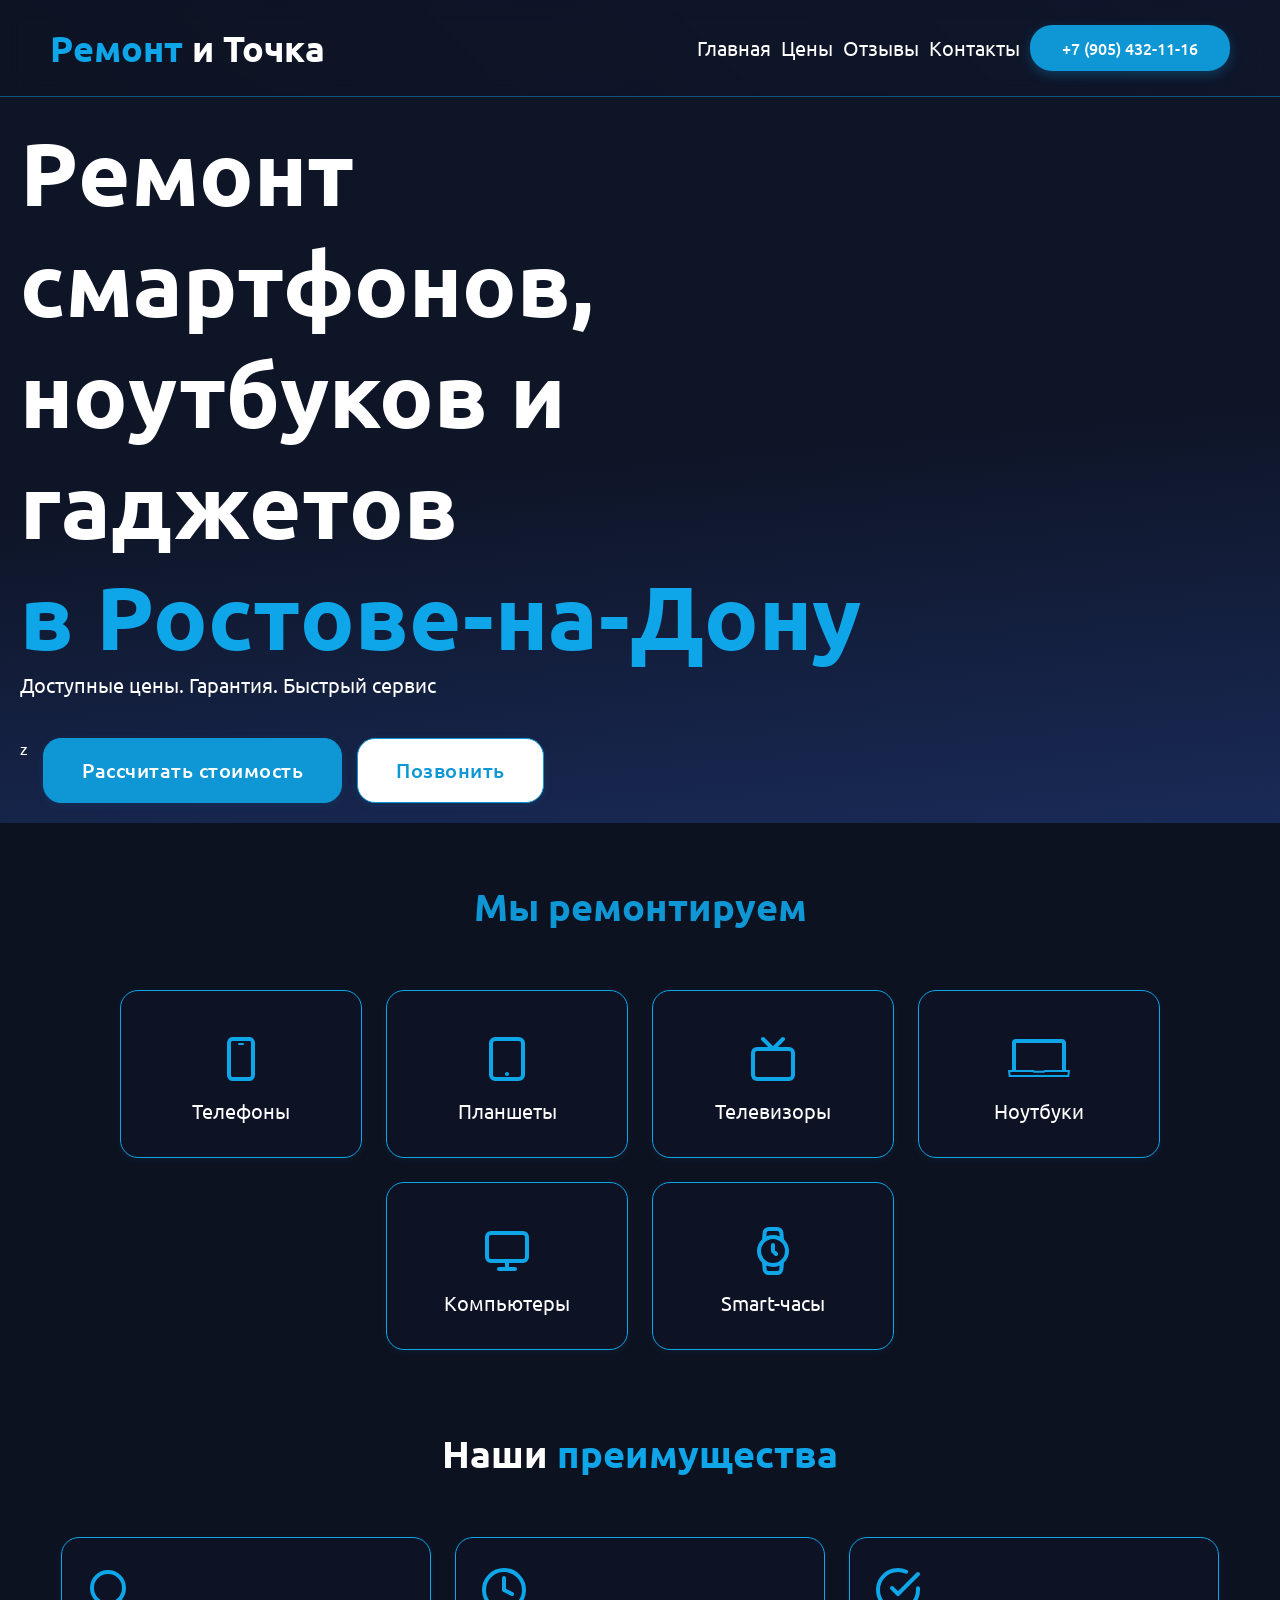
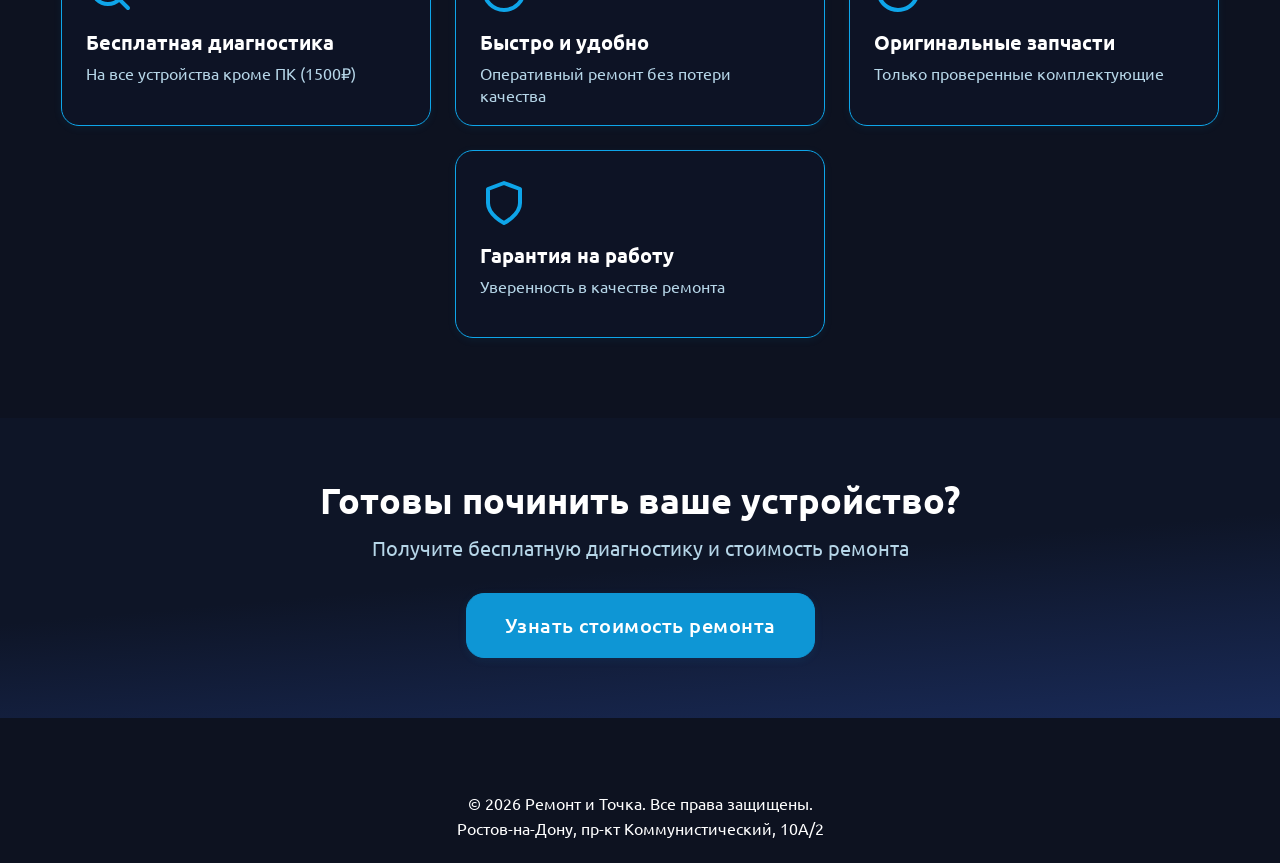
<file: index.html>
<!DOCTYPE html>
<html lang="ru">
<head>
    <meta charset="UTF-8">
    <meta name="viewport" content="width=device-width, initial-scale=1.0">
    <title>Ремонт и Точка - Ремонт гаджетов в Ростове-на-Дону</title>
    <link rel="icon" type="image/png" href="/images/favicon.png">
    <link rel="stylesheet" href="css/main.css">
    <link rel="stylesheet" href="css/index.css">
</head>
<body>
    <header>
            <h1><span style="color: #0EA5E9;">Ремонт</span> и Точка</h1>
            <nav>
                <a href="index.html">Главная</a>    
                <a href="price.html">Цены</a>
                <a href="reviews.html">Отзывы</a>
                <a href="contacts.html">Контакты</a>
                <a href="tel:+79054321116" class="call-button">+7 (905) 432-11-16</a>
            </nav>
    </header>

    <section class="intro">
        <div class="intro_info-block">
            <div class="intro_info-block_text">
                <h2>Ремонт<br>смартфонов,<br>ноутбуков и <br>гаджетов <br> <span style="color: #0EA5E9;">в Ростове-на-Дону</span></h2>
                <p>Доступные цены. Гарантия. Быстрый сервис</p>
            </div>
            <div class="intro_info-block_buttons">
           z     <a href="price.html"price-button">Рассчитать стоимость</a>
                <a href="tel:+79054321116" class="call-button">Позвонить</a>
            </div>
        </div>
        <div class="intro_image">
            <img src="images/logo.png" alt="logo-image" height="800px" width="auto">
        </div>
    </section>

    <section class="repair-list">
        <h2>Мы ремонтируем</h2>
        <div class="repair-list-items">
            <div class="repair-list-card">
                <img src="icons/smartphone-ico.svg" alt="Телефоны">
                <span>Телефоны</span>
            </div>
            <div class="repair-list-card">
                <img src="icons/tablet-ico.svg" alt="Планшеты">
                <span>Планшеты</span>
            </div>
            <div class="repair-list-card">
                <img src="icons/tv-ico.svg" alt="Телевизоры">
                <span>Телевизоры</span>
            </div>
            <div class="repair-list-card">
                <img src="icons/laptop-ico.svg" alt="Ноутбуки">
                <span>Ноутбуки</span>
            </div>
            <div class="repair-list-card">
                <img src="icons/pc-ico.svg" alt="Компьютеры">
                <span>Компьютеры</span>
            </div>
            <div class="repair-list-card">
                <img src="icons/watch-ico.svg" alt="Smart-часы">
                <span>Smart-часы</span>
            </div>
        </div>
    </section>
    
    <section class="advantages">
        <h2>Наши <span style="color: #0EA5E9;">преимущества</span></h2>
        <div class="advantages-items">
            <div class="advantage-card">
                <img src="icons/zoom-ico.svg" alt="Бесплатная диагностика">
                <div class="advantage-card-title">Бесплатная диагностика</div>
                <div class="advantage-card-desc">На все устройства кроме ПК (1500₽)</div>
            </div>
            <div class="advantage-card">
                <img src="icons/clock-ico.svg" alt="Быстро и удобно">
                <div class="advantage-card-title">Быстро и удобно</div>
                <div class="advantage-card-desc">Оперативный ремонт без потери качества</div>
            </div>
            <div class="advantage-card">
                <img src="icons/check-ico.svg" alt="Оригинальные запчасти">
                <div class="advantage-card-title">Оригинальные запчасти</div>
                <div class="advantage-card-desc">Только проверенные комплектующие</div>
            </div>
            <div class="advantage-card">
                <img src="icons/shield-ico.svg" alt="Гарантия на работу">
                <div class="advantage-card-title">Гарантия на работу</div>
                <div class="advantage-card-desc">Уверенность в качестве ремонта</div>
            </div>
        </div>
    </section>

    <section class="cta">
        <h2>Готовы починить ваше устройство?</h2>
        <p>Получите бесплатную диагностику и стоимость ремонта</p>
        <a href="price.html" class="price-button">Узнать стоимость ремонта</a>
    </section>

    <footer>
        <p>© 2026 Ремонт и Точка. Все права защищены.</p>
        <p>Ростов-на-Дону, пр-кт Коммунистический, 10А/2</p>
    </footer>
</body>
</html>
</file>
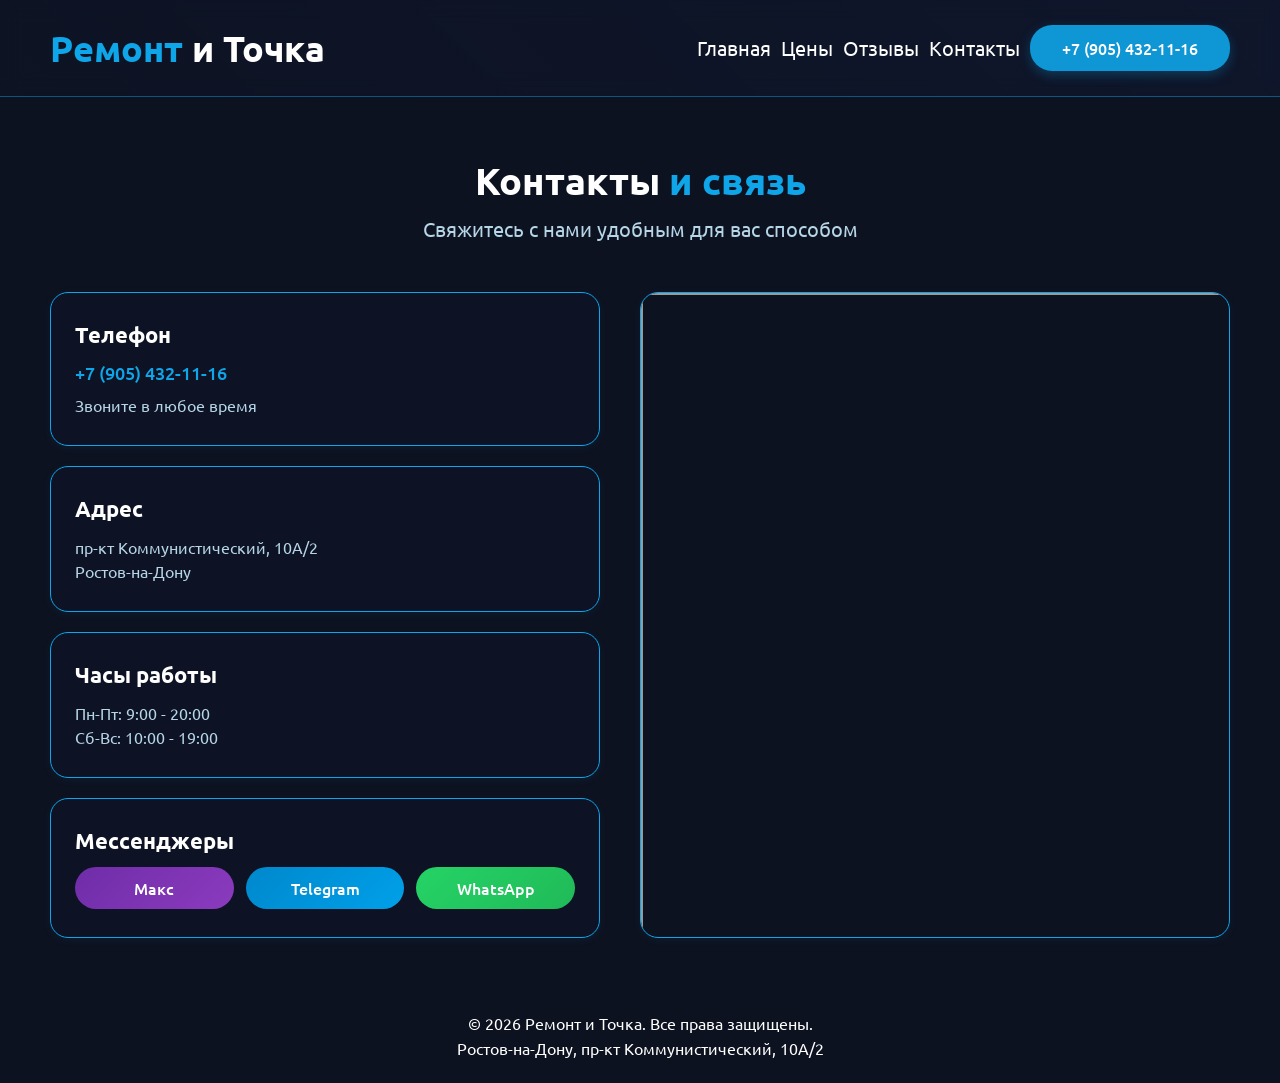
<file: contacts.html>
<!DOCTYPE html>
<html lang="ru">
<head>
    <meta charset="UTF-8">
    <meta name="viewport" content="width=device-width, initial-scale=1.0">
    <title>Ремонт и Точка - Контакты</title>
    <link rel="icon" type="image/png" href="/images/favicon.png">
    <link rel="stylesheet" href="css/main.css">
    <link rel="stylesheet" href="css/contacts.css">
</head>
<body>
    <header>
            <h1><span style="color: #0EA5E9;">Ремонт</span> и Точка</h1>
            <nav>
                <a href="index.html">Главная</a>    
                <a href="price.html">Цены</a>
                <a href="reviews.html">Отзывы</a>
                <a href="contacts.html">Контакты</a>
                <a href="tel:+79054321116" class="call-button">+7 (905) 432-11-16</a>
            </nav>
    </header>

    <section class="contacts-container">
        <div class="contacts-header">
            <h2>Контакты <span style="color: #0EA5E9;">и связь</span></h2>
            <p>Свяжитесь с нами удобным для вас способом</p>
        </div>
        <div class="contacts-content">
            <div class="contacts-info">
                <div class="contact-card">
                    <h3>Телефон</h3>
                    <a href="tel:+79054321116" class="phone-link">+7 (905) 432-11-16</a>
                    <p class="contact-description">Звоните в любое время</p>
                </div>
                <div class="contact-card">
                    <h3>Адрес</h3>
                    <p class="contact-description">пр-кт Коммунистический, 10А/2<br>Ростов-на-Дону</p>
                </div>
                <div class="contact-card">
                    <h3>Часы работы</h3>
                    <p class="contact-description">Пн-Пт: 9:00 - 20:00<br>Сб-Вс: 10:00 - 19:00</p>
                </div>
                <div class="contact-card">
                    <h3>Мессенджеры</h3>
                    <div class="messengers">
                        <a href="https://max.ru/79054321116" class="messenger-btn messenger-max">Макс</a>
                        <a href="https://t.me/it_shnik_61" class="messenger-btn messenger-telegram">Telegram</a>
                        <a href="https://wa.me/79054321116" class="messenger-btn messenger-whatsapp">WhatsApp</a>
                    </div>
                </div>
            </div>
            <div class="contacts-map">
                <iframe src="https://yandex.ru/map-widget/v1/?filter=alternate_vertical%3ARequestWindow&from=mapframe&ll=39.640752%2C47.209396&mode=search&poi%5Buri%5D=ymapsbm1%3A%2F%2Forg%3Foid%3D121317614055&sll=39.640752%2C47.209396&source=mapframe&text=%D1%80%D0%B5%D0%BC%D0%BE%D0%BD%D1%82%20%D0%B8%20%D1%82%D0%BE%D1%87%D0%BA%D0%B0&utm_source=mapframe&z=15" width="100%" height="100%" frameborder="1" allowfullscreen="true"></iframe>
            </div>
        </div>
    </section>

    <footer>
        <p>© 2026 Ремонт и Точка. Все права защищены.</p>
        <p>Ростов-на-Дону, пр-кт Коммунистический, 10А/2</p>
    </footer>
</body>
</html>
</file>
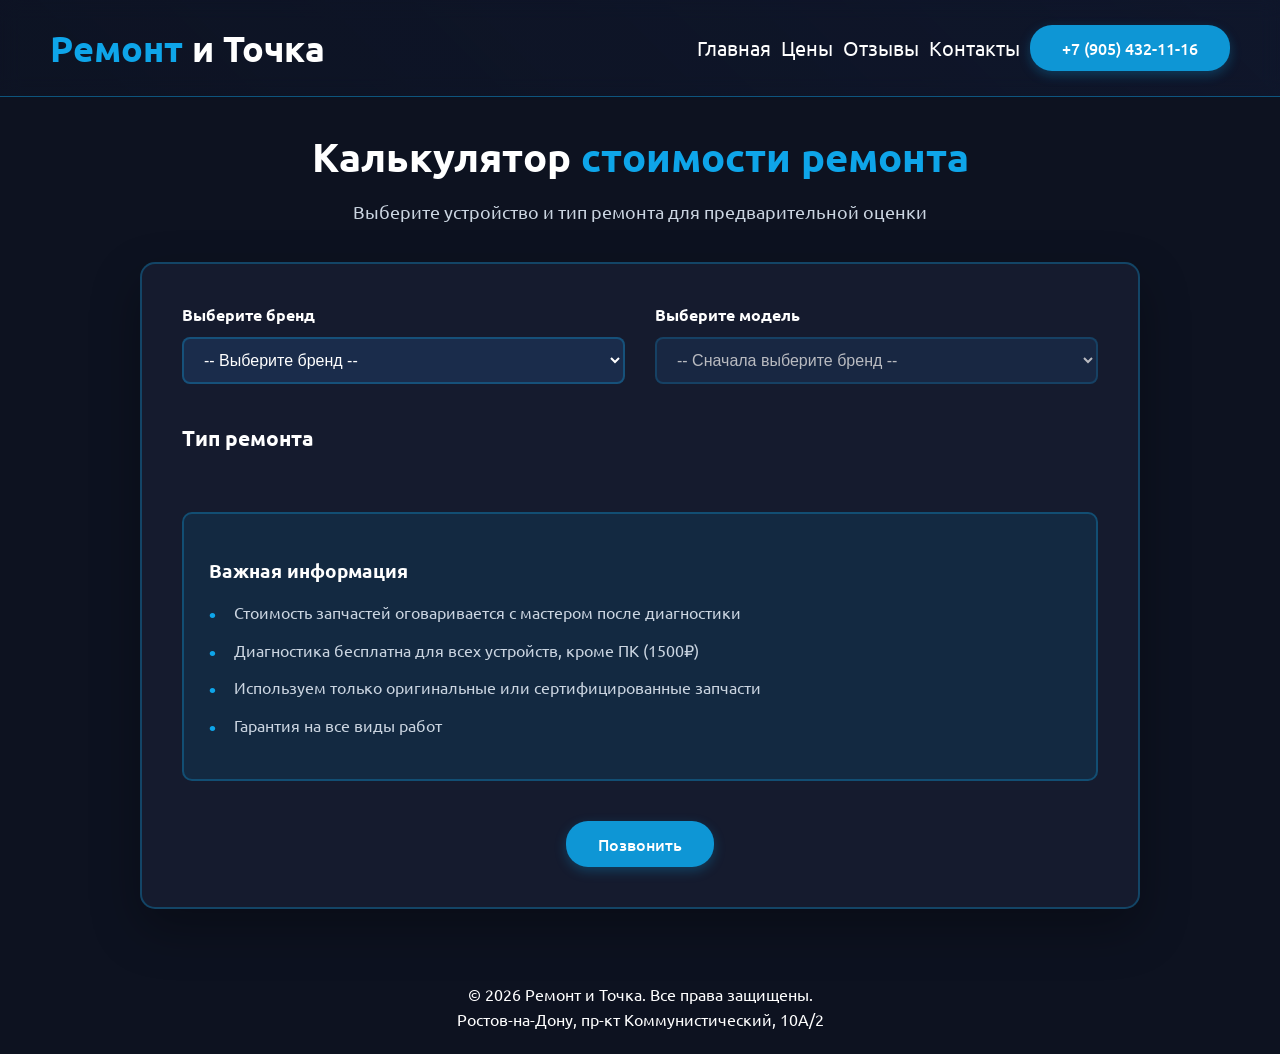
<file: price.html>
<!DOCTYPE html>
<html lang="ru">
<head>
    <meta charset="UTF-8">
    <meta name="viewport" content="width=device-width, initial-scale=1.0">
    <title>Ремонт и Точка - Цены</title>
    <link rel="icon" type="image/png" href="/images/favicon.png">
    <link rel="stylesheet" href="css/main.css">
    <link rel="stylesheet" href="css/price.css">
</head>
<body>
    <header>
            <h1><span style="color: #0EA5E9;">Ремонт</span> и Точка</h1>
            <nav>
                <a href="index.html">Главная</a>    
                <a href="price.html">Цены</a>
                <a href="reviews.html">Отзывы</a>
                <a href="contacts.html">Контакты</a>
                <a href="tel:+79054321116" class="call-button">+7 (905) 432-11-16</a>
            </nav>
    </header>

    <main class="calculator-section">
        <div class="container">
            <h2>Калькулятор <span class="highlight">стоимости ремонта</span></h2>
            <p class="subtitle">Выберите устройство и тип ремонта для предварительной оценки</p>

            <div class="calculator-box">
                <div class="selectors">
                    <div class="selector-group">
                        <label for="brand">Выберите бренд</label>
                        <select id="brand">
                            <option value="">-- Выберите бренд --</option>
                        </select>
                    </div>
                    <div class="selector-group">
                        <label for="model">Выберите модель</label>
                        <select id="model" disabled>
                            <option value="">-- Сначала выберите бренд --</option>
                        </select>
                    </div>
                </div>

                <div class="repair-types">
                    <h3>Тип ремонта</h3>
                    <div class="repair-grid" id="repairGrid">
                    </div>
                </div>

                <div class="important-info">
                    <h3>Важная информация</h3>
                    <ul>
                        <li>Стоимость запчастей оговаривается с мастером после диагностики</li>
                        <li>Диагностика бесплатна для всех устройств, кроме ПК (1500₽)</li>
                        <li>Используем только оригинальные или сертифицированные запчасти</li>
                        <li>Гарантия на все виды работ</li>
                    </ul>
                </div>

                <div class="call-field">
                    <a href="tel:+79054321116" class="call-button">Позвонить</a>
                </div>
                
            </div>
        </div>
    </main>

    <footer>
        <p>© 2026 Ремонт и Точка. Все права защищены.</p>
        <p>Ростов-на-Дону, пр-кт Коммунистический, 10А/2</p>
    </footer>
    <script src="js/price.js"></script>
</body>
</html>
</file>
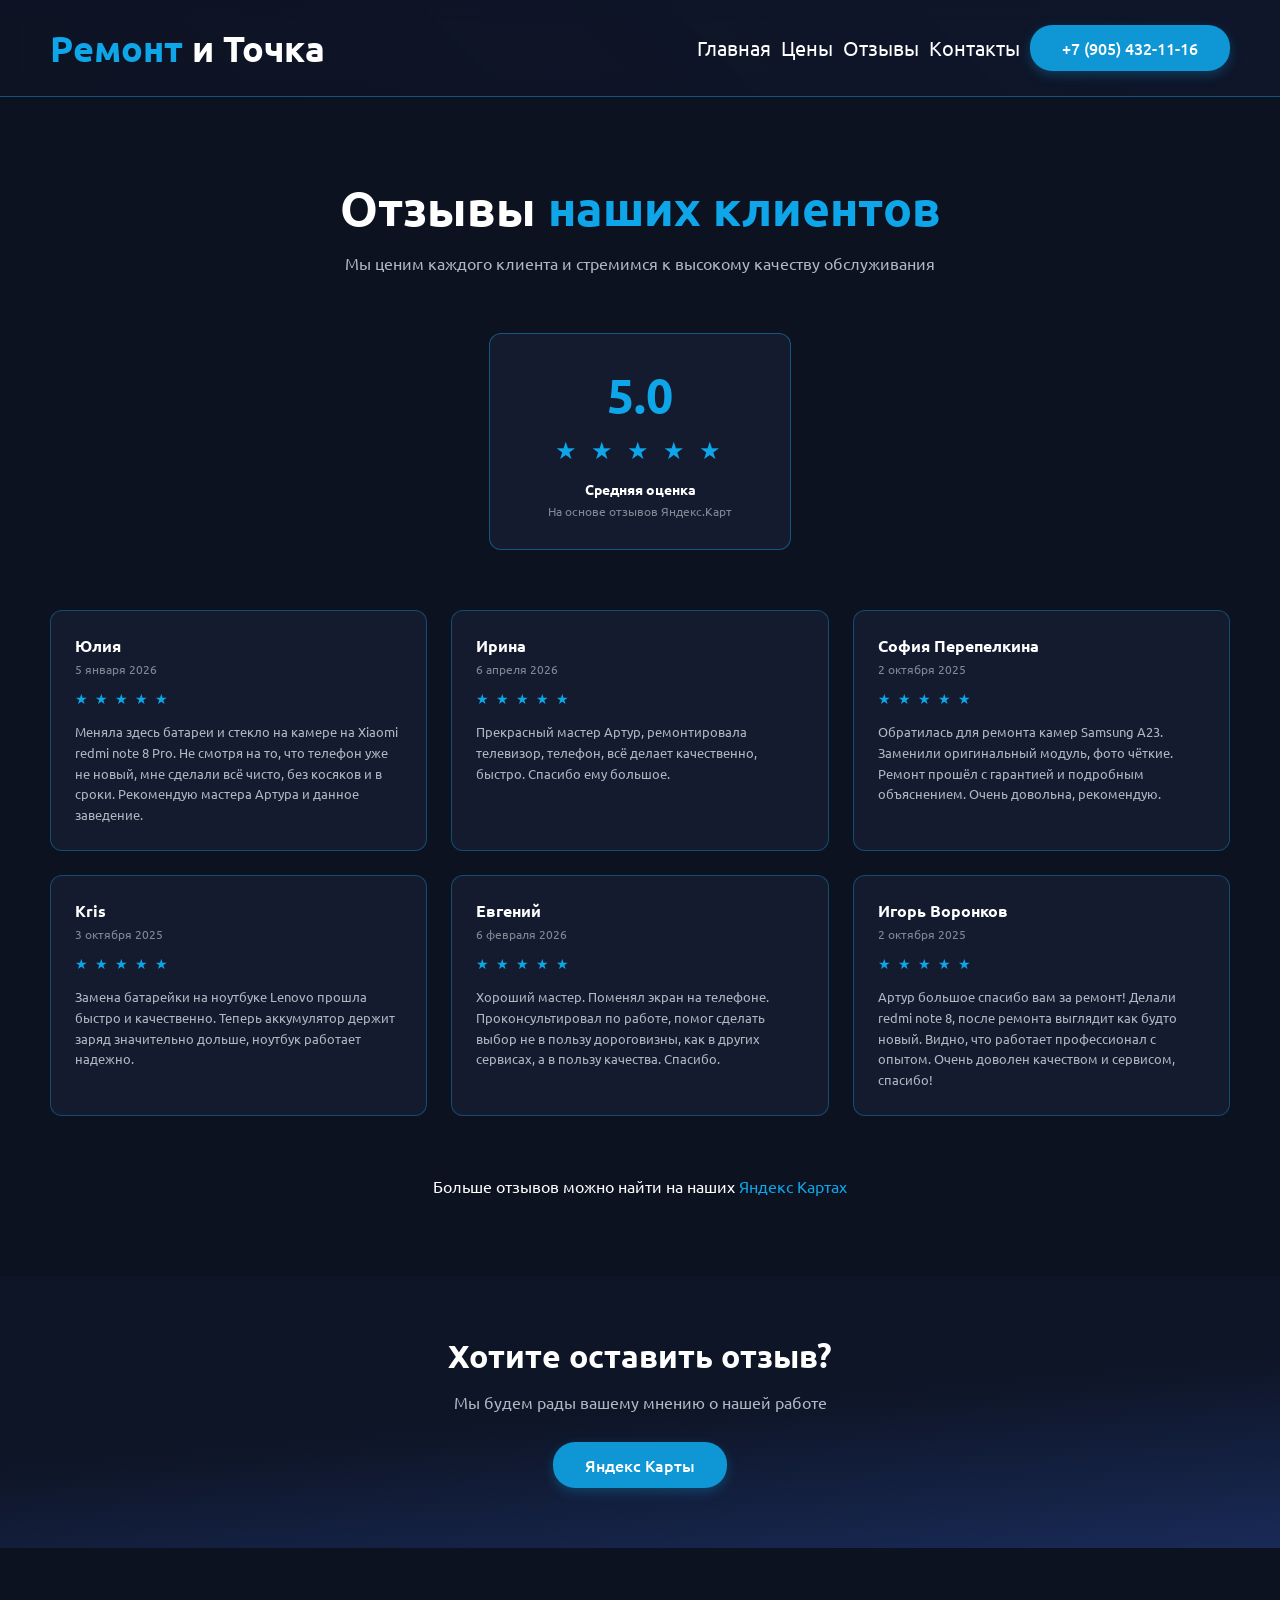
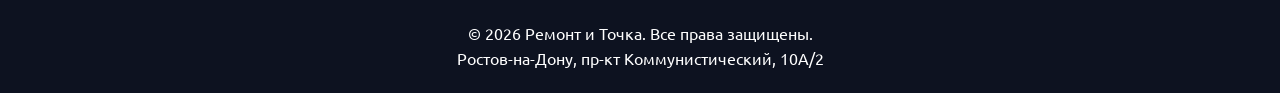
<file: reviews.html>
<!DOCTYPE html>
<html lang="ru">
<head>
    <meta charset="UTF-8">
    <meta name="viewport" content="width=device-width, initial-scale=1.0">
    <title>Ремонт и Точка - Отзывы</title>
    <link rel="icon" type="image/png" href="/images/favicon.png">
    <link rel="stylesheet" href="css/main.css">
    <link rel="stylesheet" href="css/reviews.css">
</head>
<body>
    <header>
            <h1><span style="color: #0EA5E9;">Ремонт</span> и Точка</h1>
            <nav>
                <a href="index.html">Главная</a>    
                <a href="price.html">Цены</a>
                <a href="reviews.html">Отзывы</a>
                <a href="contacts.html">Контакты</a>
                <a href="tel:+79054321116" class="call-button">+7 (905) 432-11-16</a>
            </nav>
    </header>

    <main class="reviews-section">
        <!-- Заголовок -->
        <div class="reviews-header">
            <h2>Отзывы <span>наших клиентов</span></h2>
            <p>Мы ценим каждого клиента и стремимся к высокому качеству обслуживания</p>
        </div>

        <div class="average-rating">
            <div class="rating-value">5.0</div>
            <div class="stars">
                <span class="star">★</span>
                <span class="star">★</span>
                <span class="star">★</span>
                <span class="star">★</span>
                <span class="star">★</span>
            </div>
            <div class="rating-label">Средняя оценка</div>
            <div class="rating-source">На основе отзывов Яндекс.Карт</div>
        </div>

        <div class="reviews-grid">
            <div class="review-card">
                <div class="review-name">Юлия</div>
                <div class="review-date">5 января 2026</div>
                <div class="review-stars">
                    <span class="star">★</span>
                    <span class="star">★</span>
                    <span class="star">★</span>
                    <span class="star">★</span>
                    <span class="star">★</span>
                </div>
                <p class="review-text">Меняла здесь батареи и стекло на камере на Xiaomi redmi note 8 Pro. Не смотря на то, что телефон уже не новый, мне сделали всё чисто, без косяков и в сроки. Рекомендую мастера Артура и данное заведение.</p>
            </div>

            <div class="review-card">
                <div class="review-name">Ирина</div>
                <div class="review-date">6 апреля 2026</div>
                <div class="review-stars">
                    <span class="star">★</span>
                    <span class="star">★</span>
                    <span class="star">★</span>
                    <span class="star">★</span>
                    <span class="star">★</span>
                </div>
                <p class="review-text">Прекрасный мастер Артур, ремонтировала телевизор, телефон, всё делает качественно, быстро. Спасибо ему большое.</p>
            </div>

            <div class="review-card">
                <div class="review-name">София Перепелкина</div>
                <div class="review-date">2 октября 2025</div>
                <div class="review-stars">
                    <span class="star">★</span>
                    <span class="star">★</span>
                    <span class="star">★</span>
                    <span class="star">★</span>
                    <span class="star">★</span>
                </div>
                <p class="review-text">Обратилась для ремонта камер Samsung A23. Заменили оригинальный модуль, фото чёткие. Ремонт прошёл с гарантией и подробным объяснением. Очень довольна, рекомендую.</p>
            </div>

            <div class="review-card">
                <div class="review-name">Kris</div>
                <div class="review-date">3 октября 2025</div>
                <div class="review-stars">
                    <span class="star">★</span>
                    <span class="star">★</span>
                    <span class="star">★</span>
                    <span class="star">★</span>
                    <span class="star">★</span>
                </div>
                <p class="review-text">Замена батарейки на ноутбуке Lenovo прошла быстро и качественно. Теперь аккумулятор держит заряд значительно дольше, ноутбук работает надежно.</p>
            </div>

            <div class="review-card">
                <div class="review-name">Евгений</div>
                <div class="review-date">6 февраля 2026</div>
                <div class="review-stars">
                    <span class="star">★</span>
                    <span class="star">★</span>
                    <span class="star">★</span>
                    <span class="star">★</span>
                    <span class="star">★</span>
                </div>
                <p class="review-text">Хороший мастер. Поменял экран на телефоне. Проконсультировал по работе, помог сделать выбор не в пользу дороговизны, как в других сервисах, а в пользу качества. Спасибо.</p>
            </div>

            <div class="review-card">
                <div class="review-name">Игорь Воронков</div>
                <div class="review-date">2 октября 2025</div>
                <div class="review-stars">
                    <span class="star">★</span>
                    <span class="star">★</span>
                    <span class="star">★</span>
                    <span class="star">★</span>
                    <span class="star">★</span>
                </div>
                <p class="review-text">Артур большое спасибо вам за ремонт! Делали redmi note 8, после ремонта выглядит как будто новый. Видно, что работает профессионал с опытом. Очень доволен качеством и сервисом, спасибо!</p>
            </div>
        </div>

        <div class="more-reviews">
            <p>Больше отзывов можно найти на наших <a href="https://yandex.ru/profile/121317614055?lang=ru&no-distribution=1&view-state=mini&source=wizbiz_new_map_single" target="_blank">Яндекс Картах</a></p>
        </div>
    </main>

    <div class="leave-review-section">
        <h3>Хотите оставить отзыв?</h3>
        <p>Мы будем рады вашему мнению о нашей работе</p>
        <a href="https://yandex.ru/profile/121317614055?lang=ru&no-distribution=1&view-state=mini&source=wizbiz_new_map_single" target="_blank" class="yandex-button">Яндекс Карты</a>
    </div>

    <footer>
        <p>© 2026 Ремонт и Точка. Все права защищены.</p>
        <p>Ростов-на-Дону, пр-кт Коммунистический, 10А/2</p>
    </footer>
</body>
</html>
</file>
<file: css/main.css>
@import url("http://fonts.googleapis.com/css?family=Ubuntu:regular,bold&subset=Latin");

html, body {
    font-family: 'Ubuntu';
    font-style: normal;
    margin: 0;
}

body {
    background-color: #0D1220;
    color: #FFFFFF;
}

header {
    display: flex;
    justify-content: space-between;
    align-items: center;

    background-image: linear-gradient(45deg, rgba(14, 21, 39, 0.5), rgba(25, 41, 87, 0.2));
    backdrop-filter: blur(10px);

    border-bottom: 1px solid rgba(14, 150, 213, 0.5);

    padding: 25px 50px;
}

header h1 {
    font-size: 36px;
    margin: 0;
}

header nav {
    display: flex;
    align-items: center;
    font-size: 20px;
    gap: 10px;
}

header nav a, a:visited, a:active {
    color: #FFFFFF;
    text-decoration: none;
}

header nav a:hover {
    color: #0E96D5;
}

header nav .call-button {
    display: inline-block;
    background-color: #0E96D5;
    color: #fff;
    font-size: 16px;
    font-weight: 500;
    padding: 12px 32px;
    border-radius: 22px;
    text-decoration: none;
    transition: all 0.3s ease;
    box-shadow: 0 4px 12px rgba(14, 150, 213, 0.3);
}

header nav .call-button:hover {
    background-color: #0E96D5;
    color: #fff;
    box-shadow: 0 6px 20px rgba(14, 150, 213, 0.5);
    transform: translateY(-2px);
}

footer {
    text-align: center;
    margin: 75px 0 25px 0;
}

footer p {
    margin: 5px;
}

@media (max-width: 950px) {
    header {
        flex-direction: column;
        gap: 15px;
        padding: 20px;
    }

    header h1 {
        font-size: 28px;
    }

    header nav {
        flex-direction: column;
        gap: 10px;
    }

    footer p {
        font-size: 14px;
    }
}
</file>
<file: css/index.css>
.intro {
    position: relative;
    overflow: hidden;
    display: flex;
    justify-content: space-between;
    align-items: center;
    background-image: linear-gradient(175deg, #0E1527 50%, #192A57);
    padding: 0 100px;
}

.intro_info-block {
    display: flex;
    flex-direction: column;
    gap: 40px;
}

.intro_info-block_text h2 {
    font-size: 90px;
    margin: 0;
}

.intro_info-block_text p {
    font-size: 20px;
    margin: 0;
}

.intro_info-block_buttons {
    display: flex;
    gap: 15px;
}

.intro_info-block_buttons a, .price-button {
    display: flex;
    align-items: center;
    background-color: #0E96D5;
    color: #fff;
    font-size: 32px;
    font-weight: 500;
    padding: 18px 38px;
    border: 1.5px solid #0E96D5;
    border-radius: 18px;
    cursor: pointer;
    transition: background 0.18s, color 0.18s, border-color 0.18s, box-shadow 0.18s;
    box-shadow: 0 2px 8px rgba(14, 150, 213, 0.10);
    outline: none;
    position: relative;
    letter-spacing: 0.5px;
}

.intro_info-block_buttons button, .price-button {
    background-color: #0E96D5;
    color: #fff;
    border: 1.5px solid #0E96D5;
}

.intro_info-block_buttons button:hover, .price-button:hover {
    background-color: #fff;
    color: #0E96D5;
    border-color: #0E96D5;
}

.intro_info-block_buttons button:active, .price-button:active {
    background-color: #e6f4fa;
    color: #0E96D5;
    border-color: #0E96D5;
    box-shadow: 0 0 0 3px rgba(14, 150, 213, 0.10);
}

.intro_info-block_buttons .call-button {
    background-color: #fff;
    color: #0E96D5;
    border: 1.5px solid #0E96D5;
    margin-left: 0;
}

.intro_info-block_buttons .call-button:hover {
    background-color: #0E96D5;
    color: #fff;
    border-color: #fff;
}

.intro_info-block_buttons .call-button:active {
    background-color: #d2eaf7;
    color: #0E96D5;
    border-color: #0E96D5;
    box-shadow: 0 0 0 3px rgba(14, 150, 213, 0.10);
}

.intro_info-block_buttons a, .price-button {
    display: flex;
    align-items: center;
    justify-content: center;
    background-color: #0E96D5;
    color: #fff;
    font-size: 32px;
    font-weight: 500;
    padding: 18px 38px;
    border: 1.5px solid #0E96D5;
    border-radius: 18px;
    cursor: pointer;
    transition: background 0.18s, color 0.18s, border-color 0.18s, box-shadow 0.18s;
    box-shadow: 0 2px 8px rgba(14, 150, 213, 0.10);
    outline: none;
    position: relative;
    letter-spacing: 0.5px;
    text-decoration: none;
    display: inline-block;
}

.intro_info-block_buttons a:hover, .price-button:hover {
    background-color: #fff;
    color: #0E96D5;
    border-color: #0E96D5;
}

.intro_info-block_buttons a:active, .price-button:active {
    background-color: #e6f4fa;
    color: #0E96D5;
    border-color: #0E96D5;
    box-shadow: 0 0 0 3px rgba(14, 150, 213, 0.10);
}

.intro_image {
    pointer-events: none;
}

.repair-list {
    margin: 60px 0 0 0;
    padding: 0;
}

.repair-list h2 {
    text-align: center;
    color: #0E96D5;
    font-size: 38px;
    margin-bottom: 40px;
    margin-top: 0;
    font-weight: 600;
}

.repair-list-items {
    display: flex;
    flex-wrap: wrap;
    justify-content: center;
    gap: 24px;
    margin-bottom: 40px;
    padding: 20px;
}

.repair-list-card {
    background: rgba(14, 21, 39, 0.7);
    border: 1.5px solid #0EA5E9;
    border-radius: 18px;
    width: 220px;
    min-height: 120px;
    display: flex;
    flex-direction: column;
    align-items: center;
    justify-content: center;
    padding: 28px 10px 18px 10px;
    box-shadow: 0 2px 8px rgba(14, 150, 213, 0.08);
    transition: border-color 0.18s, box-shadow 0.18s;
}
.repair-list-card:hover {
    border-color: #0E96D5;
    box-shadow: 0 0 20px rgba(14, 150, 213, 0.35);
    scale: 1.01;
    transition: all 0.3s ease;
}
.repair-list-card img {
    margin-bottom: 15px;
}
.repair-list-card span {
    font-size: 20px;
    color: #fff;
    text-align: center;
}

.advantages {
    margin: 60px 0 0 0;
    padding: 0;
}

.advantages h2 {
    text-align: center;
    font-size: 38px;
    margin-bottom: 40px;
    margin-top: 0;
    font-weight: 600;
}

.advantages-items {
    display: flex;
    flex-wrap: wrap;
    justify-content: center;
    gap: 24px;
    margin-bottom: 40px;
    padding: 20px;

}

.advantage-card {
    background: rgba(14, 21, 39, 0.7);
    border: 1.5px solid #0EA5E9;
    border-radius: 18px;
    width: 320px;
    min-height: 140px;
    display: flex;
    flex-direction: column;
    align-items: flex-start;
    justify-content: flex-start;
    padding: 28px 24px 18px 24px;
    box-shadow: 0 2px 8px rgba(14, 150, 213, 0.08);
    transition: border-color 0.18s, box-shadow 0.18s;
    position: relative;
}
.advantage-card:hover {
    border-color: #0E96D5;
    box-shadow: 0 0 20px rgba(14, 150, 213, 0.35);
    scale: 1.01;
    transition: all 0.3s ease;
}
.advantage-card img {
    margin-bottom: 15px;
}
.advantage-card-title {
    font-size: 20px;
    color: #fff;
    font-weight: 600;
    margin-bottom: 6px;
}
.advantage-card-desc {
    font-size: 16px;
    color: #b6d6e8;
    line-height: 1.4;
}

.cta {
    margin: 60px 0 0 0;
    padding: 60px 50px;
    text-align: center;
    background-image: linear-gradient(175deg, #0E1527 50%, #192A57);
}
.cta h2 {
    font-size: 36px;
    color: #fff;
    margin-bottom: 12px;
    margin-top: 0;
    font-weight: 600;
}
.cta p {
    font-size: 20px;
    color: #b6d6e8;
    margin-bottom: 32px;
    margin-top: 0;
}

@media (max-width: 950px) {
    .intro {
        flex-direction: column;
        justify-content: center;
        align-items: center;
        gap: 40px;
        padding: 20px;
    }

    .intro_info-block_text h2 {
        font-size: 48px;
        margin-bottom: 10px;
        text-align: center;
    }

    .intro_info-block_text p {
        font-size: 20px;
        margin: 0;
        text-align: center;
    }

    .intro_info-block_buttons {
        display: flex;
        flex-direction: column;
        justify-content: center;
        gap: 15px;
    }

    .intro_image {
        display: none;
    }

    .intro_info-block_buttons a, .price-button {
        text-align: center;
        font-size: 20px;
        padding: 7px 14px;
        border-radius: 18px;
        position: relative;
    }
}

@media (max-width: 1500px) {
   .intro {
        padding: 20px;
    }
   
    .intro_image {
        display: none;
    }
}

@media (max-width: 1700px) {
   .intro_info-block_buttons a, .price-button {
        text-align: center;
        font-size: 20px;
    }
}

/* @media (max-width: 1100px) {
    .repair-list-items {
        flex-wrap: wrap;         
        width: 100%;
        padding: 0;
    }

    .advantages-items {
        flex-wrap: wrap;         
        width: 100%;
        padding: 0;
        margin: 0;
    }
} */
</file>
<file: css/contacts.css>
.contacts-container {
    margin: 60px 50px;
}

.contacts-header {
    text-align: center;
    margin-bottom: 50px;
}

.contacts-header h2 {
    font-size: 38px;
    color: #fff;
    margin: 0 0 12px 0;
}

.contacts-header h2 span {
    color: #0EA5E9;
}

.contacts-header p {
    font-size: 20px;
    color: #b6d6e8;
    margin: 0;
}

.contacts-content {
    display: flex;
    gap: 40px;
    justify-content: space-between;
}

.contacts-info {
    flex: 1;
    max-width: 550px;
    display: flex;
    flex-direction: column;
    gap: 20px;
}

.contact-card {
    background: rgba(14, 21, 39, 0.7);
    border: 1.5px solid #0EA5E9;
    border-radius: 18px;
    padding: 28px 24px;
    box-shadow: 0 2px 8px rgba(14, 150, 213, 0.08);
    transition: border-color 0.18s, box-shadow 0.18s;
}

.contact-card:hover {
    border-color: #0E96D5;
    box-shadow: 0 10px 20px rgba(14, 150, 213, 0.35);
    scale: 1.01;
    transition: all 0.3s ease;
}

.contact-card h3 {
    font-size: 22px;
    color: #fff;
    margin: 0 0 12px 0;
    font-weight: 600;
}

.contact-description {
    font-size: 16px;
    color: #b6d6e8;
    margin: 0;
    line-height: 1.5;
}

.phone-link {
    display: inline-block;
    font-size: 18px;
    color: #0EA5E9;
    text-decoration: none;
    font-weight: 500;
    transition: color 0.18s;
    margin-bottom: 8px;
}

.phone-link:hover {
    color: #53c6ff;
    text-decoration: underline;
}

.messengers {
    display: flex;
    gap: 12px;
}

.messenger-btn {
    flex: 1;
    padding: 10px 24px;
    border-radius: 22px;
    border: none;
    font-size: 16px;
    font-weight: 500;
    color: #fff;
    text-decoration: none;
    cursor: pointer;
    transition: transform 0.18s, box-shadow 0.18s;
    display: flex;
    align-items: center;
    justify-content: center;
}

.messenger-btn:hover {
    transform: translateY(-2px);
    box-shadow: 0 4px 12px rgba(0, 0, 0, 0.2);
}

.messenger-max {
    background: linear-gradient(135deg, #6F2DA8 0%, #8B3BBE 100%);
}

.messenger-telegram {
    background: linear-gradient(135deg, #0088cc 0%, #00A0E9 100%);
}

.messenger-whatsapp {
    background: linear-gradient(135deg, #25D366 0%, #20BA58 100%);
}

.contacts-map {
    flex: 1;
    min-width: 300px;
    min-height: 500px;
    border-radius: 18px;
    overflow: hidden;
    border: 1.5px solid #0EA5E9;
    box-shadow: 0 2px 8px rgba(14, 150, 213, 0.08);
}

.contacts-map iframe {
    display: block;
    width: 100%;
    height: 100%;
}

@media (max-width: 500px) {
    .messengers {
        display: flex;
        flex-direction: column;
    }
}

@media (max-width: 1200px) {
    .contacts-container {
        margin: 60px 20px;
    }

    .contacts-content {
        flex-direction: column;
        gap: 20px;
    }

    .contacts-info {
        max-width: none;
    }

    .contacts-map {
        flex: none;
        width: 100% !important;
        height: auto !important;
        min-height: auto;
        aspect-ratio: 16 / 9;
    }
}
</file>
<file: css/price.css>
.calculator-section .container {
    max-width: 1000px;
    margin: 0 auto;
}

.calculator-section h2 {
    text-align: center;
    color: #ffffff;
    font-size: 2.5rem;
    margin-bottom: 10px;
    font-weight: 700;
}

.calculator-section h2 .highlight {
    color: #0ea5e9;
}

.calculator-section .subtitle {
    text-align: center;
    color: #cbd5e1;
    font-size: 1.1rem;
    margin-bottom: 40px;
}

.calculator-box {
    background: #151B2E;
    border: 2px solid rgba(14, 165, 233, 0.3);
    border-radius: 15px;
    padding: 40px;
    box-shadow: 0 20px 50px rgba(0, 0, 0, 0.3);
}

.selectors {
    display: grid;
    grid-template-columns: 1fr 1fr;
    gap: 30px;
    margin-bottom: 40px;
}

.selector-group {
    display: flex;
    flex-direction: column;
}

.selector-group label {
    color: #ffffff;
    font-weight: 600;
    margin-bottom: 12px;
    font-size: 1rem;
}

.selector-group select {
    padding: 12px 16px;
    background: rgba(30, 58, 95, 0.6);
    border: 2px solid rgba(14, 165, 233, 0.3);
    color: #ffffff;
    border-radius: 8px;
    font-size: 1rem;
    cursor: pointer;
    transition: all 0.3s ease;
}

.selector-group select:hover {
    border-color: #0ea5e9;
    background: rgba(30, 58, 95, 0.8);
}

.selector-group select:focus {
    outline: none;
    border-color: #0ea5e9;
    box-shadow: 0 0 0 3px rgba(14, 165, 233, 0.2);
}

.selector-group select option {
    background: #1e3a5f;
    color: #ffffff;
}

.repair-types {
    margin-bottom: 40px;
}

.repair-types h3 {
    color: #ffffff;
    font-size: 1.3rem;
    margin-bottom: 20px;
    font-weight: 600;
}

.repair-grid {
    display: grid;
    grid-template-columns: repeat(2, 1fr);
    gap: 20px;
    margin-bottom: 20px;
}

.repair-card {
    background: rgba(30, 58, 95, 0.4);
    border: 2px solid rgba(14, 165, 233, 0.3);
    border-radius: 10px;
    padding: 25px 20px;
    transition: all 0.3s ease;
    cursor: pointer;
    text-align: center;
}

.repair-card:hover {
    border-color: #0E96D5;
    box-shadow: 0 4px 10px rgba(14, 150, 213, 0.35);
    scale: 1.01;
    transition: all 0.3s ease;
}

.repair-card h4 {
    color: #ffffff;
    font-size: 1rem;
    margin-bottom: 12px;
    font-weight: 600;
}

.repair-card .price {
    color: #0ea5e9;
    font-size: 1.1rem;
    font-weight: 700;
}

.call-field {
    display: flex;
    justify-content: center;
    margin-top: 40px;
}

.call-button {
    display: inline-block;
    background-color: #0E96D5;
    color: #fff;
    font-size: 16px;
    font-weight: 500;
    padding: 12px 32px;
    border-radius: 22px;
    text-decoration: none;
    transition: all 0.3s ease;
    box-shadow: 0 4px 12px rgba(14, 150, 213, 0.3);
}

.call-button:hover {
    background-color: #0E96D5;
    box-shadow: 0 6px 20px rgba(14, 150, 213, 0.5);
    transform: translateY(-2px);
}

.important-info {
    background: rgba(14, 165, 233, 0.1);
    border: 2px solid rgba(14, 165, 233, 0.3);
    border-radius: 10px;
    padding: 25px;
}

.important-info h3 {
    color: #ffffff;
    font-size: 1.2rem;
    margin-bottom: 15px;
    font-weight: 600;
}

.important-info ul {
    list-style: none;
    padding: 0;
}

.important-info li {
    color: #cbd5e1;
    margin-bottom: 12px;
    padding-left: 25px;
    position: relative;
    line-height: 1.6;
}

.important-info li::before {
    content: "•";
    position: absolute;
    left: 0;
    color: #0ea5e9;
    font-size: 1.2rem;
    font-weight: bold;
}

@media (max-width: 768px) {
    .calculator-section h2 {
        font-size: 2rem;
    }

    .selectors {
        grid-template-columns: 1fr;
        gap: 20px;
    }

    .repair-grid {
        grid-template-columns: 1fr;
    }

    .calculator-box {
        padding: 25px;
    }

    .repair-card {
        padding: 20px;
    }
}
</file>
<file: css/reviews.css>
.reviews-section {
    max-width: 1200px;
    margin: 80px auto;
    padding: 0 50px;
}

.reviews-header {
    text-align: center;
    margin-bottom: 60px;
}

.reviews-header h2 {
    font-size: 48px;
    margin: 0 0 15px 0;
    font-weight: bold;
}

.reviews-header h2 span {
    color: #0EA5E9;
}

.reviews-header p {
    font-size: 16px;
    color: #B0B9C3;
    margin: 0;
}

.average-rating {
    border: 1px solid rgba(14, 150, 213, 0.5);
    border-radius: 12px;
    padding: 30px;
    text-align: center;
    max-width: 240px;
    margin: 40px auto;
    background-color: #151B2E;
}

.average-rating .rating-value {
    font-size: 48px;
    font-weight: bold;
    color: #0EA5E9;
    margin-bottom: 10px;
}

.average-rating .stars {
    font-size: 24px;
    color: #0EA5E9;
    margin-bottom: 15px;
    letter-spacing: 4px;
}

.average-rating .rating-label {
    font-size: 14px;
    font-weight: bold;
    margin-bottom: 5px;
}

.average-rating .rating-source {
    font-size: 12px;
    color: #7D8A96;
}

.reviews-grid {
    display: grid;
    grid-template-columns: repeat(3, 1fr);
    gap: 24px;
    margin: 60px 0;
}

.review-card {
    border: 1px solid rgba(14, 150, 213, 0.4);
    border-radius: 12px;
    padding: 24px;
    background-color: #151B2E;
    transition: all 0.3s ease;
}

.review-card:hover {
    border-color: #0E96D5;
    box-shadow: 0 10px 20px rgba(14, 150, 213, 0.35);
    scale: 1.01;
    transition: all 0.3s ease;
}

.review-card .review-name {
    font-weight: bold;
    font-size: 16px;
    margin-bottom: 5px;
}

.review-card .review-date {
    font-size: 12px;
    color: #7D8A96;
    margin-bottom: 12px;
}

.review-card .review-stars {
    font-size: 14px;
    color: #0EA5E9;
    margin-bottom: 15px;
    letter-spacing: 2px;
}

.review-card .review-text {
    font-size: 13px;
    line-height: 1.6;
    color: #B0B9C3;
    margin: 0;
}

.more-reviews {
    text-align: center;
    margin: 60px 0;
}

.more-reviews a {
    color: #0EA5E9;
    text-decoration: none;
    transition: color 0.2s ease;
}

.more-reviews a:hover {
    color: #0E96D5;
    text-decoration: underline;
}

.leave-review-section {
    text-align: center;
    padding: 60px 0;
    margin-top: 80px;
    width: 100%;
    background-image: linear-gradient(175deg, #0E1527 50%, #192A57);
}

.leave-review-section h3 {
    font-size: 32px;
    margin: 0 0 15px 0;
    font-weight: bold;
}

.leave-review-section p {
    font-size: 16px;
    color: #B0B9C3;
    margin: 0 0 30px 0;
}

.yandex-button {
    display: inline-block;
    background-color: #0E96D5;
    color: #fff;
    font-size: 16px;
    font-weight: 500;
    padding: 12px 32px;
    border-radius: 22px;
    text-decoration: none;
    transition: all 0.3s ease;
    box-shadow: 0 4px 12px rgba(14, 150, 213, 0.3);
}

.yandex-button:hover {
    background-color: #0E96D5;
    box-shadow: 0 6px 20px rgba(14, 150, 213, 0.5);
    transform: translateY(-2px);
}

@media (max-width: 1024px) {
    .reviews-grid {
        grid-template-columns: repeat(2, 1fr);
    }
}

@media (max-width: 768px) {
    .reviews-section {
        padding: 0 20px;
        margin: 60px auto;
    }

    .reviews-header h2 {
        font-size: 32px;
    }

    .reviews-grid {
        grid-template-columns: 1fr;
        gap: 16px;
    }

    .average-rating {
        max-width: 100%;
    }

    .leave-review-section h3 {
        font-size: 24px;
    }
}
</file>
